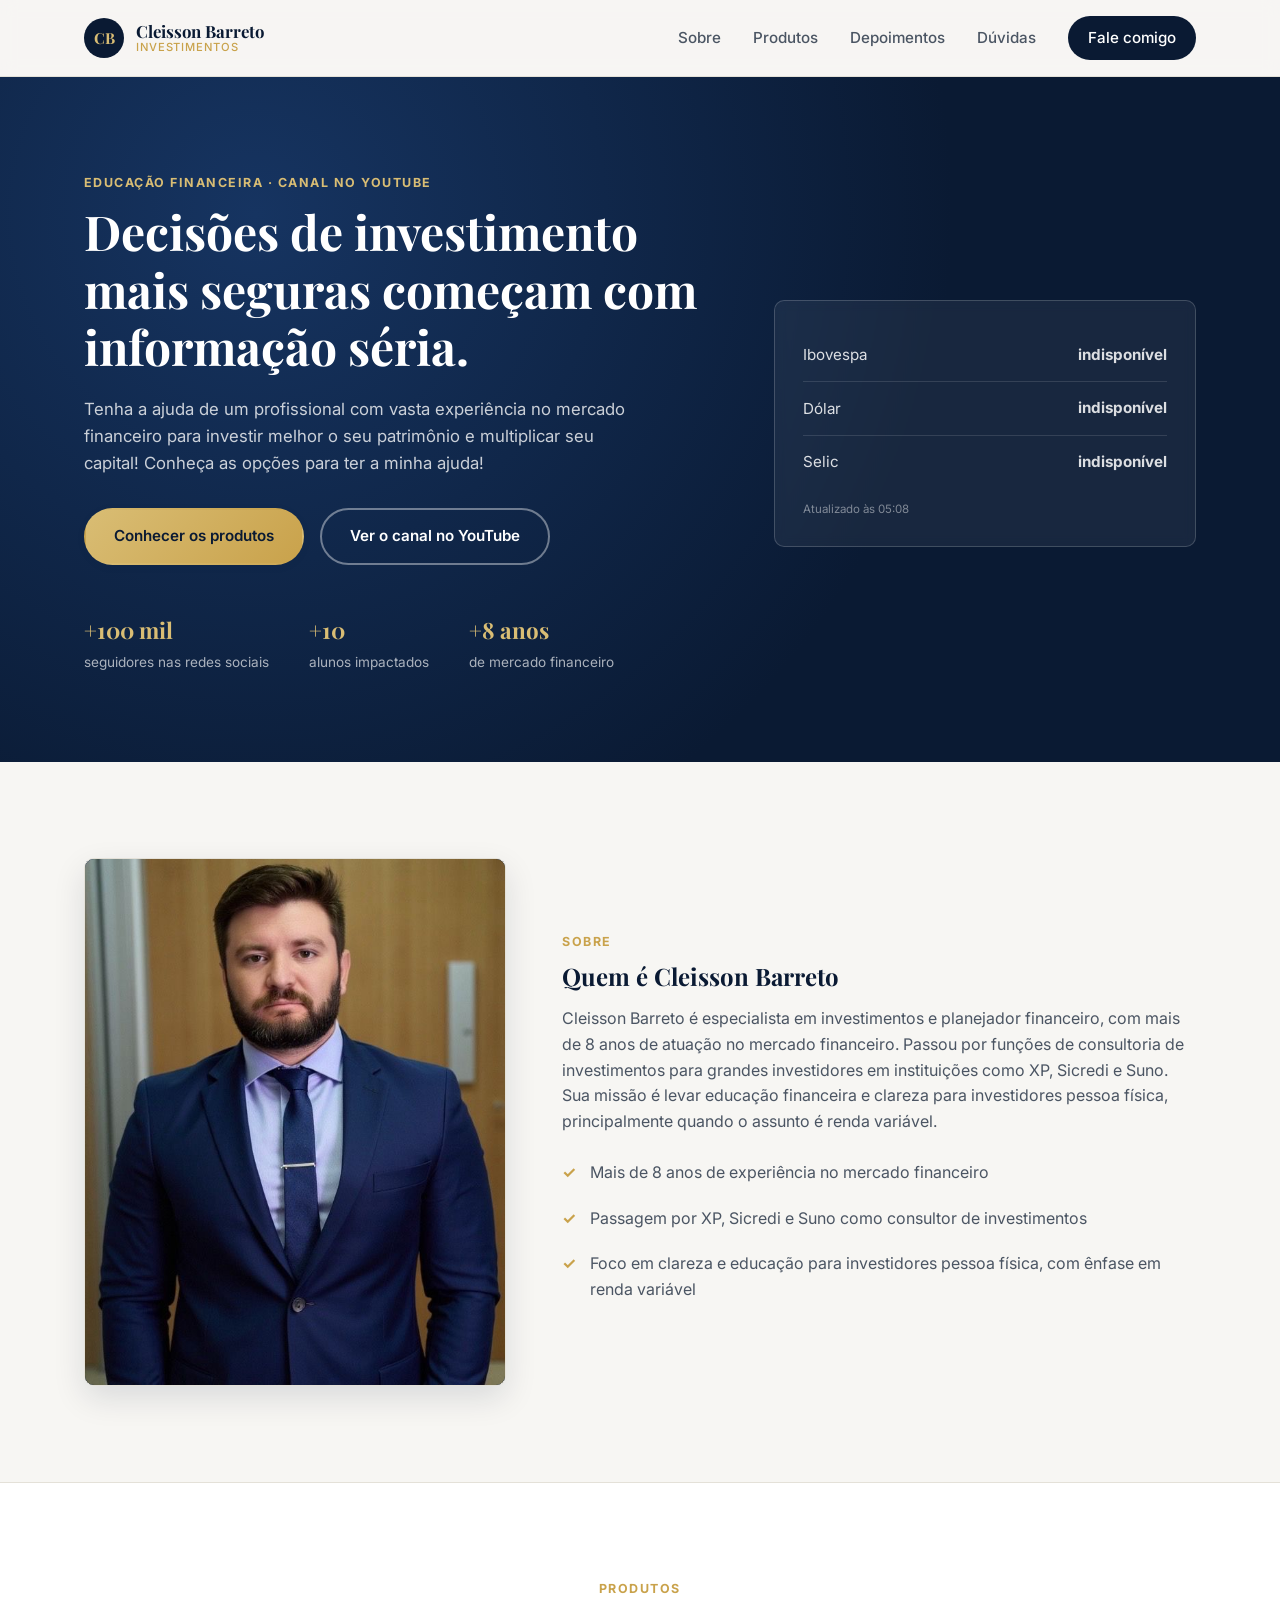
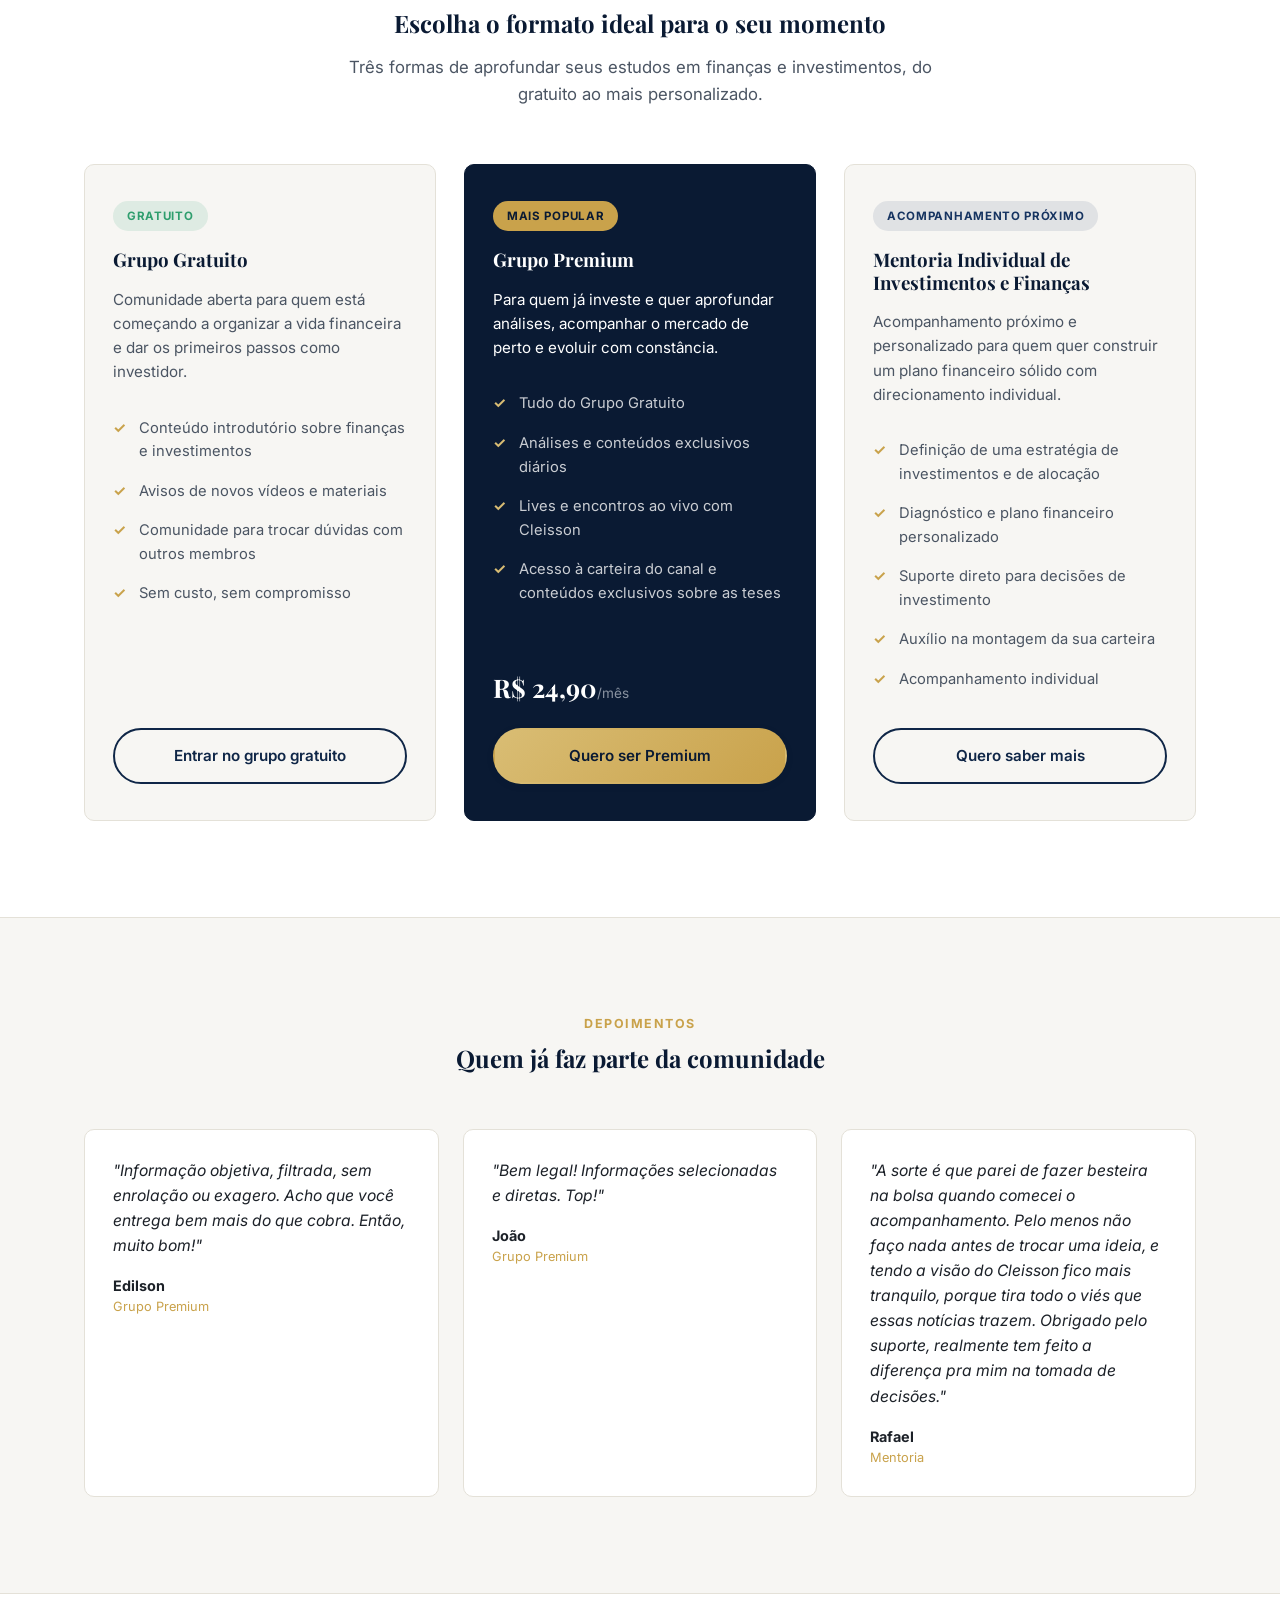
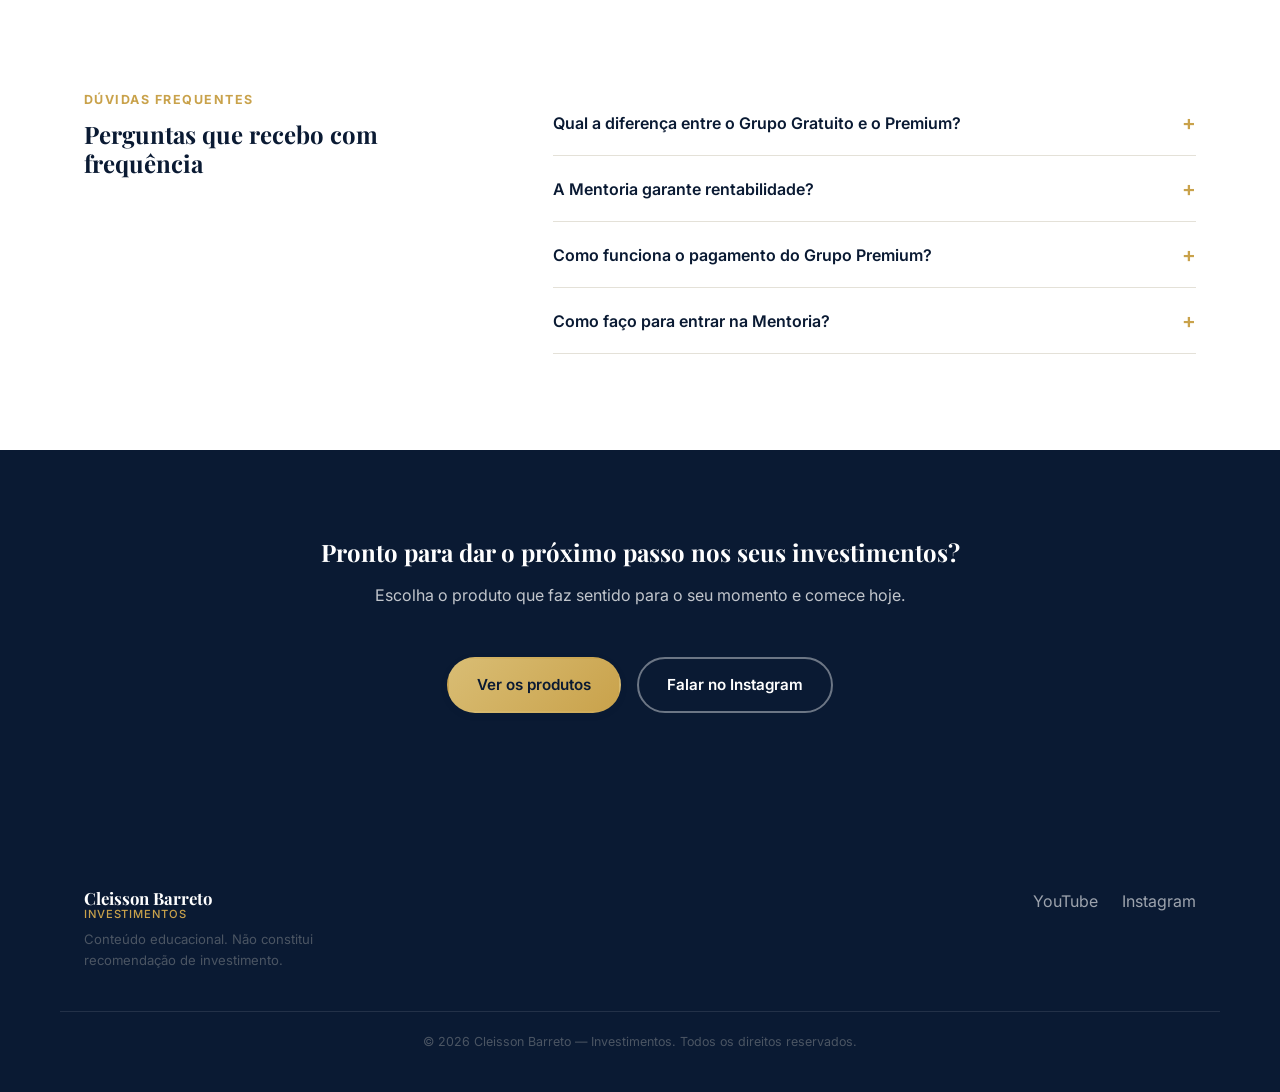
<file: index.html>
<!DOCTYPE html>
<html lang="pt-BR">
<head>
<meta charset="UTF-8">
<meta name="viewport" content="width=device-width, initial-scale=1.0">
<title>Cleisson Barreto — Investimentos | Mentoria, Grupo Premium e Comunidade Gratuita</title>
<meta name="description" content="Educação financeira séria e prática. Conheça a Mentoria, o Grupo Premium e o Grupo Gratuito de Cleisson Barreto — Investimentos.">
<link rel="icon" href="data:,">
<link rel="preconnect" href="https://fonts.googleapis.com">
<link rel="preconnect" href="https://fonts.gstatic.com" crossorigin>
<link href="https://fonts.googleapis.com/css2?family=Playfair+Display:wght@600;700;800&family=Inter:wght@400;500;600;700&display=swap" rel="stylesheet">
<link rel="stylesheet" href="assets/style.css">
</head>
<body>

<!-- HEADER -->
<header class="header" id="header">
  <div class="container header__inner">
    <a href="#topo" class="brand">
      <span class="brand__mark">CB</span>
      <span class="brand__name">Cleisson Barreto <small>Investimentos</small></span>
    </a>

    <nav class="nav" id="nav">
      <a href="#sobre">Sobre</a>
      <a href="#produtos">Produtos</a>
      <a href="#depoimentos">Depoimentos</a>
      <a href="#faq">Dúvidas</a>
      <a href="#contato" class="nav__cta">Fale comigo</a>
    </nav>

    <button class="nav-toggle" id="navToggle" aria-label="Abrir menu" aria-expanded="false">
      <span></span><span></span><span></span>
    </button>
  </div>
</header>

<main id="topo">

  <!-- HERO -->
  <section class="hero">
    <div class="container hero__inner">
      <div class="hero__content">
        <p class="eyebrow">Educação financeira · Canal no YouTube</p>
        <h1>Decisões de investimento mais seguras começam com informação séria.</h1>
        <p class="hero__lead">
          Tenha a ajuda de um profissional com vasta experiência no mercado financeiro para investir melhor o seu
          patrimônio e multiplicar seu capital! Conheça as opções para ter a minha ajuda!
        </p>
        <div class="hero__actions">
          <a href="#produtos" class="btn btn--gold">Conhecer os produtos</a>
          <a href="https://www.youtube.com/@Cleisson.Barreto" class="btn btn--ghost" target="_blank" rel="noopener">Ver o canal no YouTube</a>
        </div>

        <div class="hero__stats">
          <div><strong>+100 mil</strong><span>seguidores nas redes sociais</span></div>
          <div><strong>+10</strong><span>alunos impactados</span></div>
          <div><strong>+8 anos</strong><span>de mercado financeiro</span></div>
        </div>
      </div>

      <div class="hero__media" aria-hidden="true">
        <div class="hero__card">
          <div class="hero__card-row"><span>Ibovespa</span><strong id="quote-ibov">--</strong></div>
          <div class="hero__card-row"><span>Dólar</span><strong id="quote-usd">--</strong></div>
          <div class="hero__card-row"><span>Selic</span><strong id="quote-selic">--</strong></div>
          <p class="hero__card-note" id="quote-note">Cotações em tempo real</p>
        </div>
      </div>
    </div>
  </section>

  <!-- SOBRE -->
  <section class="sobre" id="sobre">
    <div class="container sobre__inner">
      <div class="sobre__media">
        <img class="sobre__frame" src="assets/img/cleisson-barreto.jpg" alt="Cleisson Barreto, especialista em investimentos e planejador financeiro">
      </div>
      <div class="sobre__content">
        <p class="eyebrow">Sobre</p>
        <h2>Quem é Cleisson Barreto</h2>
        <p>
          Cleisson Barreto é especialista em investimentos e planejador financeiro, com mais de 8 anos de atuação
          no mercado financeiro. Passou por funções de consultoria de investimentos para grandes investidores em
          instituições como XP, Sicredi e Suno. Sua missão é levar educação financeira e clareza para investidores
          pessoa física, principalmente quando o assunto é renda variável.
        </p>
        <ul class="sobre__list">
          <li>Mais de 8 anos de experiência no mercado financeiro</li>
          <li>Passagem por XP, Sicredi e Suno como consultor de investimentos</li>
          <li>Foco em clareza e educação para investidores pessoa física, com ênfase em renda variável</li>
        </ul>
      </div>
    </div>
  </section>

  <!-- PRODUTOS -->
  <section class="produtos" id="produtos">
    <div class="container">
      <div class="section-head">
        <p class="eyebrow">Produtos</p>
        <h2>Escolha o formato ideal para o seu momento</h2>
        <p class="section-lead">Três formas de aprofundar seus estudos em finanças e investimentos, do gratuito ao mais personalizado.</p>
      </div>

      <div class="cards">

        <!-- GRATUITO -->
        <article class="card">
          <div class="card__badge card__badge--free">Gratuito</div>
          <h3>Grupo Gratuito</h3>
          <p class="card__desc">Comunidade aberta para quem está começando a organizar a vida financeira e dar os primeiros passos como investidor.</p>
          <ul class="card__features">
            <li>Conteúdo introdutório sobre finanças e investimentos</li>
            <li>Avisos de novos vídeos e materiais</li>
            <li>Comunidade para trocar dúvidas com outros membros</li>
            <li>Sem custo, sem compromisso</li>
          </ul>
          <a href="https://chat.whatsapp.com/CbWvDylFjjS6c1WMN18DwR?mode=hqrc" class="btn btn--outline" target="_blank" rel="noopener">Entrar no grupo gratuito</a>
        </article>

        <!-- PREMIUM -->
        <article class="card card--highlight">
          <div class="card__badge card__badge--premium">Mais popular</div>
          <h3>Grupo Premium</h3>
          <p class="card__desc">Para quem já investe e quer aprofundar análises, acompanhar o mercado de perto e evoluir com constância.</p>
          <ul class="card__features">
            <li>Tudo do Grupo Gratuito</li>
            <li>Análises e conteúdos exclusivos diários</li>
            <li>Lives e encontros ao vivo com Cleisson</li>
            <li>Acesso à carteira do canal e conteúdos exclusivos sobre as teses</li>
          </ul>
          <p class="card__price">R$ 24,90<span>/mês</span></p>
          <a href="https://sun.eduzz.com/D0R85O4A9Y" class="btn btn--gold" target="_blank" rel="noopener">Quero ser Premium</a>
        </article>

        <!-- MENTORIA -->
        <article class="card">
          <div class="card__badge card__badge--mentoria">Acompanhamento próximo</div>
          <h3>Mentoria Individual de Investimentos e Finanças</h3>
          <p class="card__desc">Acompanhamento próximo e personalizado para quem quer construir um plano financeiro sólido com direcionamento individual.</p>
          <ul class="card__features">
            <li>Definição de uma estratégia de investimentos e de alocação</li>
            <li>Diagnóstico e plano financeiro personalizado</li>
            <li>Suporte direto para decisões de investimento</li>
            <li>Auxílio na montagem da sua carteira</li>
            <li>Acompanhamento individual</li>
          </ul>
          <a href="https://docs.google.com/forms/d/e/1FAIpQLScpup_WyVRXi1pmmJ4D-G3h0P6ZGFCUt0v6tQGcmh5tn7kSPQ/viewform" class="btn btn--outline" target="_blank" rel="noopener">Quero saber mais</a>
        </article>

      </div>
    </div>
  </section>

  <!-- DEPOIMENTOS -->
  <section class="depoimentos" id="depoimentos">
    <div class="container">
      <div class="section-head">
        <p class="eyebrow">Depoimentos</p>
        <h2>Quem já faz parte da comunidade</h2>
      </div>

      <div class="depo-grid">
        <blockquote class="depo">
          <p>"Informação objetiva, filtrada, sem enrolação ou exagero. Acho que você entrega bem mais do que cobra. Então, muito bom!"</p>
          <footer><strong>Edilson</strong><span>Grupo Premium</span></footer>
        </blockquote>
        <blockquote class="depo">
          <p>"Bem legal! Informações selecionadas e diretas. Top!"</p>
          <footer><strong>João</strong><span>Grupo Premium</span></footer>
        </blockquote>
        <blockquote class="depo">
          <p>"A sorte é que parei de fazer besteira na bolsa quando comecei o acompanhamento. Pelo menos não faço nada antes de trocar uma ideia, e tendo a visão do Cleisson fico mais tranquilo, porque tira todo o viés que essas notícias trazem. Obrigado pelo suporte, realmente tem feito a diferença pra mim na tomada de decisões."</p>
          <footer><strong>Rafael</strong><span>Mentoria</span></footer>
        </blockquote>
      </div>
    </div>
  </section>

  <!-- FAQ -->
  <section class="faq" id="faq">
    <div class="container faq__inner">
      <div class="section-head section-head--left">
        <p class="eyebrow">Dúvidas frequentes</p>
        <h2>Perguntas que recebo com frequência</h2>
      </div>

      <div class="accordion">
        <div class="accordion__item">
          <button class="accordion__trigger">Qual a diferença entre o Grupo Gratuito e o Premium?</button>
          <div class="accordion__panel">
            <p>No Grupo Gratuito você recebe conteúdos diários sobre finanças e investimentos. Já no Grupo Premium os conteúdos são muito mais densos e aprofundados: além disso, os membros têm acesso à carteira do canal e a uma reunião mensal ao vivo com o Cleisson e os demais membros do grupo.</p>
          </div>
        </div>
        <div class="accordion__item">
          <button class="accordion__trigger">A Mentoria garante rentabilidade?</button>
          <div class="accordion__panel">
            <p>Não. Nenhum produto de educação financeira garante rentabilidade. O foco é te dar informação, método e acompanhamento para que você tome decisões mais conscientes.</p>
          </div>
        </div>
        <div class="accordion__item">
          <button class="accordion__trigger">Como funciona o pagamento do Grupo Premium?</button>
          <div class="accordion__panel">
            <p>O Grupo Premium funciona por mensalidade, com pagamento via cartão de crédito ou Pix.</p>
          </div>
        </div>
        <div class="accordion__item">
          <button class="accordion__trigger">Como faço para entrar na Mentoria?</button>
          <div class="accordion__panel">
            <p>Basta preencher o formulário disponível no botão "Quero saber mais" e aguardar o contato para os próximos passos.</p>
          </div>
        </div>
      </div>
    </div>
  </section>

  <!-- CTA FINAL -->
  <section class="cta-final" id="contato">
    <div class="container cta-final__inner">
      <h2>Pronto para dar o próximo passo nos seus investimentos?</h2>
      <p>Escolha o produto que faz sentido para o seu momento e comece hoje.</p>
      <div class="hero__actions">
        <a href="#produtos" class="btn btn--gold">Ver os produtos</a>
        <a href="https://www.instagram.com/cleissonbarreto_" class="btn btn--ghost" target="_blank" rel="noopener">Falar no Instagram</a>
      </div>
    </div>
  </section>

</main>

<!-- FOOTER -->
<footer class="footer">
  <div class="container footer__inner">
    <div>
      <span class="brand__name footer__brand">Cleisson Barreto <small>Investimentos</small></span>
      <p class="footer__note">Conteúdo educacional. Não constitui recomendação de investimento.</p>
    </div>
    <div class="footer__links">
      <a href="https://www.youtube.com/@Cleisson.Barreto" target="_blank" rel="noopener">YouTube</a>
      <a href="https://www.instagram.com/cleissonbarreto_" target="_blank" rel="noopener">Instagram</a>
    </div>
  </div>
  <div class="container">
    <p class="footer__copy">© <span id="year"></span> Cleisson Barreto — Investimentos. Todos os direitos reservados.</p>
  </div>
</footer>

<script src="assets/script.js"></script>
</body>
</html>
</file>
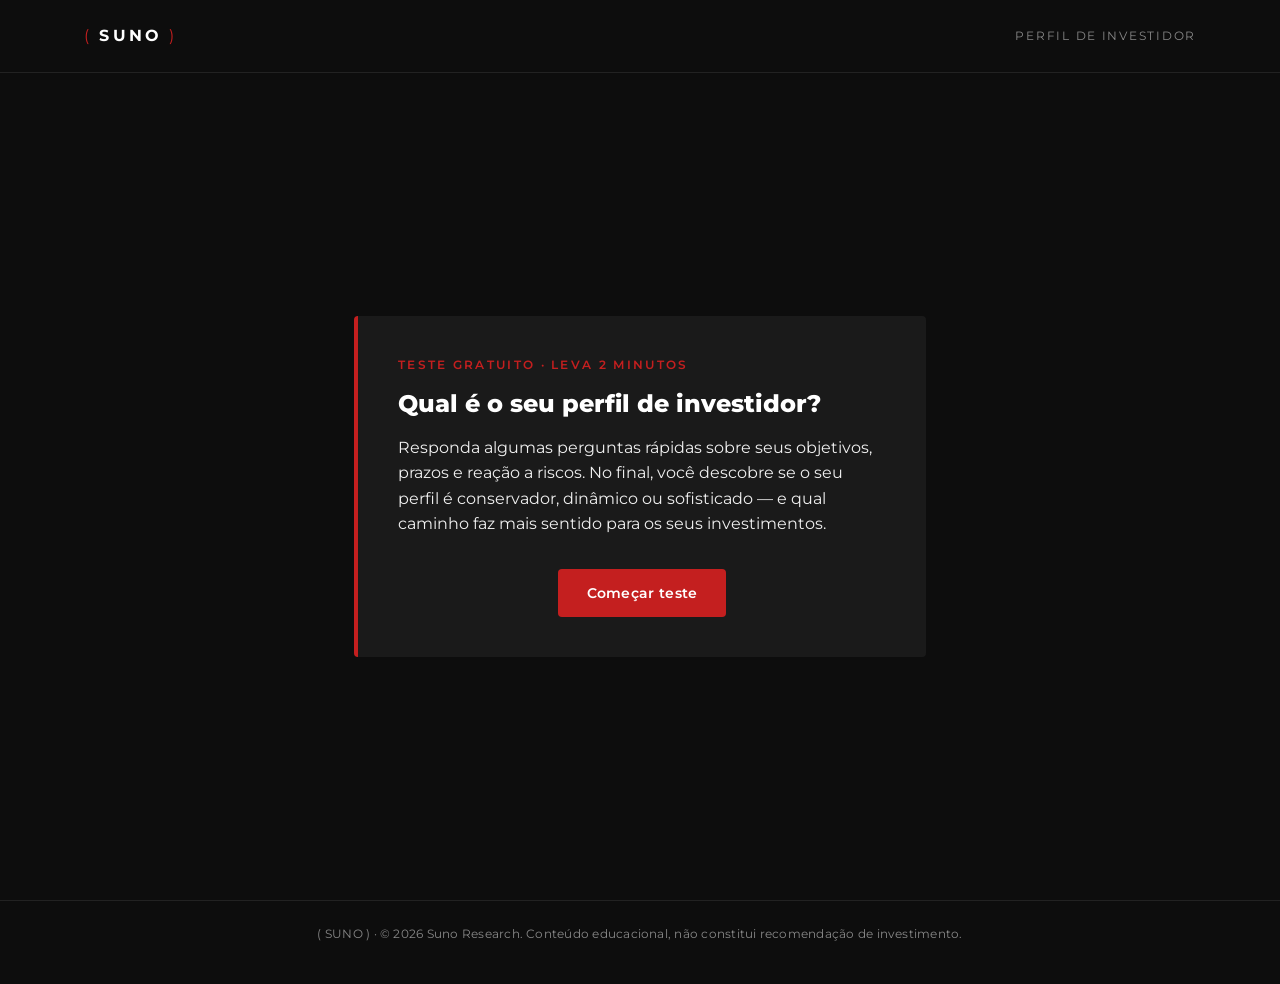
<file: perfil-investidor.html>
<!DOCTYPE html>
<html lang="pt-BR">
<head>
<meta charset="UTF-8">
<meta name="viewport" content="width=device-width, initial-scale=1.0">
<title>Qual é o seu Perfil de Investidor? | Suno</title>
<meta name="description" content="Responda 6 perguntas rápidas e descubra se o seu perfil é conservador, dinâmico ou sofisticado. Um material Suno Research.">
<link rel="icon" href="data:,">
<link rel="preconnect" href="https://fonts.googleapis.com">
<link rel="preconnect" href="https://fonts.gstatic.com" crossorigin>
<link href="https://fonts.googleapis.com/css2?family=Montserrat:wght@300;400;600;700;800&display=swap" rel="stylesheet">
<link rel="stylesheet" href="assets/perfil.css">
</head>
<body>

<header class="header">
  <div class="container header__inner">
    <span class="brand-mark">(&nbsp;<span class="brand-mark__word">SUNO</span>&nbsp;)</span>
    <span class="header__tag">Perfil de Investidor</span>
  </div>
</header>

<main class="quiz-shell">
  <div class="quiz-main">
    <div class="quiz-wrap">

      <!-- INTRO -->
      <section class="screen is-active" id="screen-intro">
        <div class="quiz-card">
          <p class="eyebrow">Teste gratuito · leva 2 minutos</p>
          <h1>Qual é o seu perfil de investidor?</h1>
          <p>
            Responda algumas perguntas rápidas sobre seus objetivos, prazos e reação a riscos.
            No final, você descobre se o seu perfil é conservador, dinâmico ou sofisticado —
            e qual caminho faz mais sentido para os seus investimentos.
          </p>
          <div class="quiz-actions quiz-actions--center">
            <button type="button" class="btn btn--primary" id="btn-start">Começar teste</button>
          </div>
        </div>
      </section>

      <!-- QUIZ -->
      <section class="screen" id="screen-quiz">
        <p class="quiz-progress-label" id="progress-label">Pergunta 1 de 6</p>
        <div class="quiz-progress"><div class="quiz-progress__bar" id="progress-bar"></div></div>
        <div class="quiz-card" id="question-container"></div>
        <div class="quiz-actions">
          <button type="button" class="btn btn--outline" id="btn-back">Voltar</button>
          <button type="button" class="btn btn--primary" id="btn-next" disabled>Próxima</button>
        </div>
      </section>

      <!-- LEAD FORM -->
      <section class="screen" id="screen-lead">
        <div class="quiz-card">
          <p class="eyebrow">Quase lá</p>
          <h2>Para onde enviamos o seu resultado?</h2>
          <p>Preencha seus dados para ver agora o seu perfil de investidor completo.</p>
          <form id="lead-form" novalidate>
            <div class="field">
              <label for="lead-name">Nome</label>
              <input type="text" id="lead-name" name="name" autocomplete="name" required>
            </div>
            <div class="field">
              <label for="lead-email">E-mail</label>
              <input type="email" id="lead-email" name="email" autocomplete="email" required>
            </div>
            <div class="field">
              <label for="lead-phone">WhatsApp</label>
              <input type="tel" id="lead-phone" name="phone" autocomplete="tel" placeholder="(DDD) 00000-0000" required>
            </div>
            <label class="consent">
              <input type="checkbox" id="lead-consent" name="consent" required>
              <span>Concordo em receber contato da Suno sobre conteúdos e produtos. Seus dados não são compartilhados com terceiros.</span>
            </label>
            <p class="field-error" id="lead-error" hidden></p>
            <div class="quiz-actions">
              <button type="button" class="btn btn--outline" id="btn-lead-back">Voltar</button>
              <button type="submit" class="btn btn--primary" id="btn-lead-submit">Ver meu resultado</button>
            </div>
          </form>
        </div>
      </section>

      <!-- RESULT -->
      <section class="screen" id="screen-result">
        <div class="quiz-card">
          <p class="eyebrow">Tudo certo</p>
          <h2>Resposta enviada!</h2>
          <p>Enviamos o seu perfil de investidor e a carteira recomendada pela Suno para o e-mail informado.</p>
          <div class="callout">
            <p>Não encontrou na caixa de entrada? Confira também a pasta de spam ou lixo eletrônico — o e-mail pode cair lá nos primeiros envios.</p>
          </div>
          <div class="result-actions">
            <a href="https://wa.me/5511920447843" class="btn btn--primary" id="result-cta-primary" target="_blank" rel="noopener">Falar com um assessor Suno</a>
          </div>
          <p class="result-reset"><a href="#" id="btn-restart">Refazer o teste</a></p>
        </div>
      </section>

    </div>
  </div>
</main>

<footer class="footer">
  <div class="container">
    <p class="footer__copy">( SUNO ) · © <span id="year"></span> Suno Research. Conteúdo educacional, não constitui recomendação de investimento.</p>
  </div>
</footer>

<script src="assets/perfil.js"></script>
</body>
</html>
</file>
<file: assets/style.css>
/* ==========================================================================
   Cleisson Barreto — Investimentos
   Paleta: azul-marinho (autoridade) + dourado (premium) + grafite (texto)
   ========================================================================== */

:root {
  --navy-900: #0a1a33;
  --navy-800: #0f2647;
  --navy-700: #163461;
  --gold-500: #c9a24b;
  --gold-400: #d9bd74;
  --graphite-900: #1c2128;
  --graphite-600: #4b5563;
  --graphite-400: #8a93a1;
  --off-white: #f7f6f3;
  --white: #ffffff;
  --on-dark: #ffffff;
  --border: #e4e1d8;
  --success: #2f9e6e;
  --danger: #c0392b;

  --font-head: "Playfair Display", Georgia, serif;
  --font-body: "Inter", -apple-system, BlinkMacSystemFont, "Segoe UI", sans-serif;

  --radius: 10px;
  --shadow-sm: 0 2px 8px rgba(10, 26, 51, 0.06);
  --shadow-md: 0 12px 32px rgba(10, 26, 51, 0.12);
  --container: 1160px;
}

@media (prefers-color-scheme: dark) {
  :root {
    --off-white: #0b0f16;
    --white: #10151f;
    --graphite-900: #eef1f5;
    --graphite-600: #b7bfca;
    --graphite-400: #7c8794;
    --border: #232a37;
  }
}

* { box-sizing: border-box; }
html { scroll-behavior: smooth; }
body {
  margin: 0;
  font-family: var(--font-body);
  color: var(--graphite-900);
  background: var(--off-white);
  line-height: 1.6;
  -webkit-font-smoothing: antialiased;
}
img { max-width: 100%; display: block; }
a { color: inherit; text-decoration: none; }
ul { margin: 0; padding: 0; list-style: none; }
h1, h2, h3 { font-family: var(--font-head); line-height: 1.2; margin: 0 0 16px; color: var(--navy-900); }
@media (prefers-color-scheme: dark) { h1, h2, h3 { color: var(--graphite-900); } }
p { margin: 0 0 16px; color: var(--graphite-600); }

.container {
  max-width: var(--container);
  margin: 0 auto;
  padding: 0 24px;
}

.eyebrow {
  text-transform: uppercase;
  letter-spacing: 0.12em;
  font-size: 0.78rem;
  font-weight: 700;
  color: var(--gold-500);
  margin-bottom: 10px;
}

/* Buttons */
.btn {
  display: inline-flex;
  align-items: center;
  justify-content: center;
  padding: 14px 28px;
  border-radius: 999px;
  font-weight: 600;
  font-size: 0.95rem;
  border: 2px solid transparent;
  transition: transform 0.15s ease, box-shadow 0.15s ease, background 0.15s ease, color 0.15s ease;
  cursor: pointer;
  white-space: nowrap;
}
.btn:hover { transform: translateY(-2px); }
.btn--gold {
  background: linear-gradient(135deg, var(--gold-400), var(--gold-500));
  color: var(--navy-900);
  box-shadow: var(--shadow-sm);
}
.btn--gold:hover { box-shadow: var(--shadow-md); }
.btn--ghost {
  background: transparent;
  color: var(--on-dark);
  border-color: rgba(255, 255, 255, 0.4);
}
.btn--ghost:hover { border-color: var(--on-dark); }
.btn--outline {
  background: transparent;
  color: var(--navy-800);
  border-color: var(--navy-800);
}
@media (prefers-color-scheme: dark) { .btn--outline { color: var(--graphite-900); border-color: var(--graphite-400); } }
.btn--outline:hover { background: var(--navy-800); color: var(--on-dark); }

/* Header */
.header {
  position: sticky;
  top: 0;
  z-index: 100;
  background: rgba(247, 246, 243, 0.9);
  backdrop-filter: blur(8px);
  border-bottom: 1px solid var(--border);
}
@media (prefers-color-scheme: dark) { .header { background: rgba(11, 15, 22, 0.9); } }
.header__inner {
  display: flex;
  align-items: center;
  justify-content: space-between;
  height: 76px;
}
.brand { display: flex; align-items: center; gap: 12px; }
.brand__mark {
  width: 40px; height: 40px;
  border-radius: 50%;
  background: var(--navy-900);
  color: var(--gold-400);
  font-family: var(--font-head);
  font-weight: 700;
  display: flex; align-items: center; justify-content: center;
  font-size: 0.95rem;
}
.brand__name {
  font-family: var(--font-head);
  font-weight: 700;
  font-size: 1.05rem;
  color: var(--navy-900);
  display: flex;
  flex-direction: column;
  line-height: 1.15;
}
@media (prefers-color-scheme: dark) { .brand__name { color: var(--graphite-900); } }
.brand__name small {
  font-family: var(--font-body);
  font-weight: 500;
  font-size: 0.7rem;
  letter-spacing: 0.08em;
  text-transform: uppercase;
  color: var(--gold-500);
}
.nav { display: flex; align-items: center; gap: 32px; }
.nav a { font-weight: 500; font-size: 0.95rem; color: var(--graphite-600); }
.nav a:hover { color: var(--navy-900); }
@media (prefers-color-scheme: dark) { .nav a:hover { color: var(--graphite-900); } }
.nav__cta {
  background: var(--navy-900);
  color: var(--on-dark) !important;
  padding: 10px 20px;
  border-radius: 999px;
}
.nav__cta:hover { background: var(--navy-700); }

.nav-toggle {
  display: none;
  flex-direction: column;
  gap: 5px;
  background: none;
  border: none;
  cursor: pointer;
  padding: 8px;
}
.nav-toggle span { width: 24px; height: 2px; background: var(--navy-900); border-radius: 2px; }
@media (prefers-color-scheme: dark) { .nav-toggle span { background: var(--graphite-900); } }

@media (max-width: 860px) {
  .nav {
    position: fixed;
    top: 76px; left: 0; right: 0;
    background: var(--white);
    flex-direction: column;
    align-items: flex-start;
    padding: 24px;
    gap: 20px;
    border-bottom: 1px solid var(--border);
    transform: translateY(-150%);
    transition: transform 0.25s ease;
  }
  .nav.is-open { transform: translateY(0); }
  .nav-toggle { display: flex; }
}

/* Hero */
.hero {
  background: radial-gradient(circle at 20% 20%, var(--navy-700), var(--navy-900) 60%);
  color: var(--on-dark);
  padding: 96px 0 88px;
}
.hero__inner {
  display: grid;
  grid-template-columns: 1.2fr 0.8fr;
  gap: 56px;
  align-items: center;
}
.hero h1 {
  color: var(--on-dark);
  font-size: clamp(2rem, 4vw, 3rem);
  margin-bottom: 20px;
}
.hero .eyebrow { color: var(--gold-400); }
.hero__lead { color: rgba(255,255,255,0.78); font-size: 1.05rem; max-width: 560px; }
.hero__actions { display: flex; gap: 16px; flex-wrap: wrap; margin: 32px 0 48px; }
.hero__stats { display: flex; gap: 40px; flex-wrap: wrap; }
.hero__stats strong { display: block; font-family: var(--font-head); font-size: 1.4rem; color: var(--gold-400); }
.hero__stats span { font-size: 0.85rem; color: rgba(255,255,255,0.65); }

.hero__card {
  background: rgba(255,255,255,0.06);
  border: 1px solid rgba(255,255,255,0.18);
  border-radius: var(--radius);
  padding: 28px;
  backdrop-filter: blur(6px);
}
.hero__card-row {
  display: flex; justify-content: space-between; align-items: center;
  padding: 14px 0;
  border-bottom: 1px solid rgba(255,255,255,0.12);
  color: rgba(255,255,255,0.85);
  font-size: 0.95rem;
}
.hero__card-row:last-of-type { border-bottom: none; }
.hero__card-row .up { color: #6fd3a0; }
.hero__card-row .down { color: #e08b83; }
.hero__card-note { font-size: 0.72rem; color: rgba(255,255,255,0.45); margin: 12px 0 0; }

@media (max-width: 860px) {
  .hero { padding: 56px 0 64px; }
  .hero__inner { grid-template-columns: 1fr; gap: 40px; }
  .hero__stats { flex-direction: column; align-items: flex-start; gap: 20px; }
}

/* Sobre */
.sobre { padding: 96px 0; }
.sobre__inner { display: grid; grid-template-columns: 0.8fr 1.2fr; gap: 56px; align-items: center; }
.sobre__frame {
  aspect-ratio: 4/5;
  width: 100%;
  border-radius: var(--radius);
  background: linear-gradient(160deg, var(--navy-800), var(--navy-900));
  border: 1px solid var(--border);
  object-fit: cover;
  object-position: top center;
  box-shadow: var(--shadow-md);
}
.sobre__list li {
  padding: 10px 0 10px 28px;
  position: relative;
  color: var(--graphite-600);
}
.sobre__list li::before {
  content: "✓";
  position: absolute; left: 0; top: 10px;
  color: var(--gold-500);
  font-weight: 700;
}
@media (max-width: 860px) {
  .sobre__inner { grid-template-columns: 1fr; }
  .sobre__frame { max-width: 320px; }
}

/* Section head */
.section-head { max-width: 640px; margin: 0 auto 56px; text-align: center; }
.section-head--left { margin: 0 0 40px; text-align: left; }
.section-lead { font-size: 1.05rem; }

/* Produtos */
.produtos { padding: 96px 0; background: var(--white); border-top: 1px solid var(--border); border-bottom: 1px solid var(--border); }
.cards {
  display: grid;
  grid-template-columns: repeat(3, 1fr);
  gap: 28px;
  align-items: stretch;
}
.card {
  background: var(--off-white);
  border: 1px solid var(--border);
  border-radius: var(--radius);
  padding: 36px 28px;
  display: flex;
  flex-direction: column;
  position: relative;
  transition: transform 0.2s ease, box-shadow 0.2s ease;
}
.card:hover { transform: translateY(-4px); box-shadow: var(--shadow-md); }
.card--highlight {
  background: var(--navy-900);
  border-color: var(--navy-900);
  color: var(--on-dark);
}
.card--highlight h3, .card--highlight .card__desc, .card--highlight .card__price { color: var(--on-dark); }
.card--highlight .card__features li { color: rgba(255,255,255,0.78); }
.card--highlight .card__features li::before { color: var(--gold-400); }

.card__badge {
  align-self: flex-start;
  font-size: 0.72rem;
  font-weight: 700;
  text-transform: uppercase;
  letter-spacing: 0.06em;
  padding: 6px 14px;
  border-radius: 999px;
  margin-bottom: 18px;
}
.card__badge--free { background: rgba(47,158,110,0.12); color: var(--success); }
.card__badge--premium { background: var(--gold-500); color: var(--navy-900); }
.card__badge--mentoria { background: rgba(22,52,97,0.1); color: var(--navy-700); }
@media (prefers-color-scheme: dark) {
  .card__badge--mentoria { background: rgba(159,184,224,0.16); color: #9fb8e0; }
}
.card--highlight .card__badge--premium { color: var(--navy-900); }

.card__desc { font-size: 0.95rem; }
.card__features { margin: 8px 0 28px; flex-grow: 1; }
.card__features li {
  padding: 8px 0 8px 26px;
  position: relative;
  font-size: 0.92rem;
  color: var(--graphite-600);
}
.card__features li::before {
  content: "✓";
  position: absolute; left: 0;
  color: var(--gold-500);
  font-weight: 700;
}
.card__price {
  font-family: var(--font-head);
  font-size: 1.6rem;
  font-weight: 700;
  color: var(--navy-900);
  margin-bottom: 20px;
}
.card__price span { font-family: var(--font-body); font-size: 0.85rem; font-weight: 400; color: var(--graphite-400); }
.card .btn { justify-content: center; width: 100%; }

@media (max-width: 980px) {
  .cards { grid-template-columns: 1fr; }
  .card--highlight { order: -1; }
}

/* Depoimentos */
.depoimentos { padding: 96px 0; }
.depo-grid { display: grid; grid-template-columns: repeat(3, 1fr); gap: 24px; }
.depo {
  margin: 0;
  background: var(--white);
  border: 1px solid var(--border);
  border-radius: var(--radius);
  padding: 28px;
}
.depo p { font-size: 0.98rem; color: var(--graphite-900); font-style: italic; }
@media (prefers-color-scheme: dark) { .depo p { color: var(--graphite-900); } }
.depo footer { display: flex; flex-direction: column; margin-top: 16px; }
.depo footer strong { font-size: 0.9rem; }
.depo footer span { font-size: 0.8rem; color: var(--gold-500); }
@media (max-width: 860px) { .depo-grid { grid-template-columns: 1fr; } }

/* FAQ */
.faq { padding: 96px 0; background: var(--white); border-top: 1px solid var(--border); }
.faq__inner { display: grid; grid-template-columns: 0.9fr 1.4fr; gap: 56px; }
.accordion__item { border-bottom: 1px solid var(--border); }
.accordion__trigger {
  width: 100%;
  text-align: left;
  background: none;
  border: none;
  padding: 20px 0;
  font-family: var(--font-body);
  font-size: 1rem;
  font-weight: 600;
  color: var(--navy-900);
  cursor: pointer;
  display: flex;
  justify-content: space-between;
  align-items: center;
}
@media (prefers-color-scheme: dark) { .accordion__trigger { color: var(--graphite-900); } }
.accordion__trigger::after {
  content: "+";
  font-size: 1.3rem;
  color: var(--gold-500);
  transition: transform 0.2s ease;
}
.accordion__item.is-open .accordion__trigger::after { transform: rotate(45deg); }
.accordion__panel {
  max-height: 0;
  overflow: hidden;
  transition: max-height 0.25s ease;
}
.accordion__panel p { padding-bottom: 20px; margin: 0; }
@media (max-width: 860px) { .faq__inner { grid-template-columns: 1fr; } }

/* CTA final */
.cta-final { background: var(--navy-900); color: var(--on-dark); padding: 88px 0; text-align: center; }
.cta-final h2 { color: var(--on-dark); }
.cta-final p { color: rgba(255,255,255,0.75); }
.cta-final__inner { display: flex; flex-direction: column; align-items: center; }

@media (max-width: 860px) {
  .sobre, .produtos, .depoimentos, .faq { padding: 64px 0; }
  .cta-final { padding: 64px 0; }
  .section-head { margin-bottom: 40px; }
}

/* Footer */
.footer { background: var(--navy-900); color: rgba(255,255,255,0.6); padding: 40px 0 24px; }
.footer__inner { display: flex; justify-content: space-between; flex-wrap: wrap; gap: 24px; padding-bottom: 24px; border-bottom: 1px solid rgba(255,255,255,0.1); }
.footer__brand { color: var(--on-dark); }
.footer__note { font-size: 0.82rem; margin-top: 8px; max-width: 320px; }
.footer__links { display: flex; gap: 24px; }
.footer__links a:hover { color: var(--on-dark); }
.footer__copy { font-size: 0.78rem; padding-top: 20px; text-align: center; }
</file>
<file: assets/perfil.css>
/* ==========================================================================
   Perfil de Investidor — Suno Research
   Identidade visual oficial Suno: preto/branco + vermelho, Montserrat
   ========================================================================== */

:root {
  --suno-black: #0d0d0d;
  --suno-white: #ffffff;
  --suno-red: #c41f1f;
  --suno-red-dark: #8b0000;
  --off-white: #f0f0f0;
  --charcoal: #1a1a1a;
  --row-alt: #222222;
  --mid-grey: #888888;
  --font: 'Montserrat', 'Helvetica Neue', sans-serif;
  --radius: 4px;
}

* { box-sizing: border-box; }
html { scroll-behavior: smooth; }
body {
  margin: 0;
  font-family: var(--font);
  font-weight: 400;
  color: var(--off-white);
  background: var(--suno-black);
  line-height: 1.6;
  -webkit-font-smoothing: antialiased;
}
a { color: inherit; text-decoration: none; }
ul { margin: 0; padding: 0; list-style: none; }
h1, h2 {
  font-family: var(--font);
  font-weight: 800;
  line-height: 1.25;
  margin: 0 0 16px;
  color: var(--suno-white);
}
p { margin: 0 0 16px; color: var(--off-white); }

.container { max-width: 1160px; margin: 0 auto; padding: 0 24px; }

.eyebrow {
  text-transform: uppercase;
  letter-spacing: 0.2em;
  font-size: 0.72rem;
  font-weight: 600;
  color: var(--suno-red);
  margin-bottom: 14px;
}

/* Brand mark */
.brand-mark {
  font-family: var(--font);
  font-weight: 400;
  letter-spacing: 0.2em;
  color: var(--suno-red);
  font-size: 1rem;
}
.brand-mark__word { color: var(--suno-white); font-weight: 700; }

/* Buttons */
.btn {
  display: inline-flex;
  align-items: center;
  justify-content: center;
  padding: 14px 28px;
  border-radius: var(--radius);
  font-weight: 600;
  font-size: 0.9rem;
  letter-spacing: 0.02em;
  border: 1px solid transparent;
  transition: opacity 0.15s ease, border-color 0.15s ease;
  cursor: pointer;
  white-space: nowrap;
  font-family: var(--font);
}
.btn:hover { opacity: 0.88; }
.btn--primary { background: var(--suno-red); color: var(--suno-white); }
.btn--outline { background: transparent; color: var(--off-white); border-color: var(--mid-grey); }
.btn--outline:hover { border-color: var(--suno-white); opacity: 1; }

/* Header */
.header { border-bottom: 1px solid var(--row-alt); }
.header__inner {
  display: flex;
  align-items: center;
  justify-content: space-between;
  height: 72px;
}
.header__tag {
  text-transform: uppercase;
  letter-spacing: 0.15em;
  font-size: 0.72rem;
  color: var(--mid-grey);
}

/* Quiz shell */
.quiz-shell { min-height: calc(100vh - 73px); display: flex; flex-direction: column; }
.quiz-main { flex: 1; display: flex; align-items: center; padding: 48px 0; }
.quiz-wrap { max-width: 620px; margin: 0 auto; width: 100%; padding: 0 24px; }

.quiz-card {
  background: var(--charcoal);
  border-left: 4px solid var(--suno-red);
  border-radius: var(--radius);
  padding: 40px;
}
@media (max-width: 640px) { .quiz-card { padding: 28px 22px; } }

.screen { display: none; }
.screen.is-active { display: block; animation: quizFadeIn 0.3s ease; }
@keyframes quizFadeIn {
  from { opacity: 0; transform: translateY(8px); }
  to { opacity: 1; transform: translateY(0); }
}

.quiz-progress-label {
  font-size: 0.72rem;
  text-transform: uppercase;
  letter-spacing: 0.1em;
  color: var(--mid-grey);
  margin-bottom: 8px;
  text-align: right;
}
.quiz-progress {
  height: 4px;
  background: var(--row-alt);
  overflow: hidden;
  margin-bottom: 24px;
}
.quiz-progress__bar {
  height: 100%;
  background: var(--suno-red);
  width: 0%;
  transition: width 0.3s ease;
}

.quiz-card h2 { font-size: 1.3rem; margin-bottom: 20px; }

.quiz-options { display: flex; flex-direction: column; gap: 10px; margin: 24px 0 8px; }
.quiz-option {
  border: 1px solid var(--row-alt);
  border-radius: var(--radius);
  padding: 16px 20px;
  cursor: pointer;
  background: var(--suno-black);
  transition: border-color 0.15s ease, background 0.15s ease;
  display: flex;
  align-items: center;
  gap: 12px;
}
.quiz-option:hover { border-color: var(--suno-red); }
.quiz-option.is-selected { border-color: var(--suno-red); background: rgba(196, 31, 31, 0.1); }
.quiz-option input { accent-color: var(--suno-red); width: 18px; height: 18px; flex-shrink: 0; }
.quiz-option span { font-size: 0.92rem; color: var(--off-white); }

.quiz-actions { display: flex; justify-content: space-between; gap: 16px; margin-top: 28px; }
.quiz-actions--center { justify-content: center; margin-top: 32px; }
.quiz-actions .btn:disabled { opacity: 0.4; cursor: not-allowed; }
#btn-back { visibility: hidden; }
#btn-back.is-visible { visibility: visible; }

/* Lead form */
.field { margin-bottom: 18px; display: flex; flex-direction: column; gap: 6px; }
.field label {
  font-size: 0.72rem;
  text-transform: uppercase;
  letter-spacing: 0.1em;
  font-weight: 600;
  color: var(--mid-grey);
}
.field input {
  padding: 12px 16px;
  border-radius: var(--radius);
  border: 1px solid var(--row-alt);
  font-size: 0.95rem;
  font-family: var(--font);
  background: var(--suno-black);
  color: var(--off-white);
}
.field input:focus { outline: none; border-color: var(--suno-red); }

.consent {
  display: flex;
  align-items: flex-start;
  gap: 10px;
  font-size: 0.78rem;
  color: var(--mid-grey);
  margin: 20px 0 4px;
  cursor: pointer;
}
.consent input { margin-top: 3px; accent-color: var(--suno-red); }

.field-error { color: var(--suno-red); font-size: 0.8rem; margin: 4px 0 0; }

/* Result */
.result-badge {
  display: inline-block;
  padding: 7px 16px;
  border-radius: var(--radius);
  background: var(--suno-red);
  color: var(--suno-white);
  font-weight: 700;
  letter-spacing: 0.1em;
  text-transform: uppercase;
  font-size: 0.7rem;
  margin-bottom: 16px;
}
.result-traits { margin: 4px 0 24px; }
.result-traits li { padding: 7px 0 7px 22px; position: relative; color: var(--off-white); font-size: 0.92rem; }
.result-traits li::before { content: "—"; position: absolute; left: 0; color: var(--suno-red); font-weight: 700; }

.callout {
  border-left: 4px solid var(--suno-red);
  background: var(--row-alt);
  padding: 18px 22px;
  margin-bottom: 28px;
}
.callout p { margin: 0; color: var(--off-white); font-size: 0.92rem; }

.result-actions { display: flex; gap: 16px; flex-wrap: wrap; margin-top: 8px; }
.result-reset { margin-top: 24px; font-size: 0.82rem; }
.result-reset a { color: var(--mid-grey); text-decoration: underline; }
.result-reset a:hover { color: var(--suno-white); }

/* Footer */
.footer { border-top: 1px solid var(--row-alt); padding: 24px 0; }
.footer__copy { font-size: 0.74rem; color: var(--mid-grey); text-align: center; letter-spacing: 0.02em; }

@media (max-width: 640px) {
  .quiz-actions { flex-direction: column-reverse; }
  .result-actions { flex-direction: column; }
  .result-actions .btn { width: 100%; }
}
</file>
